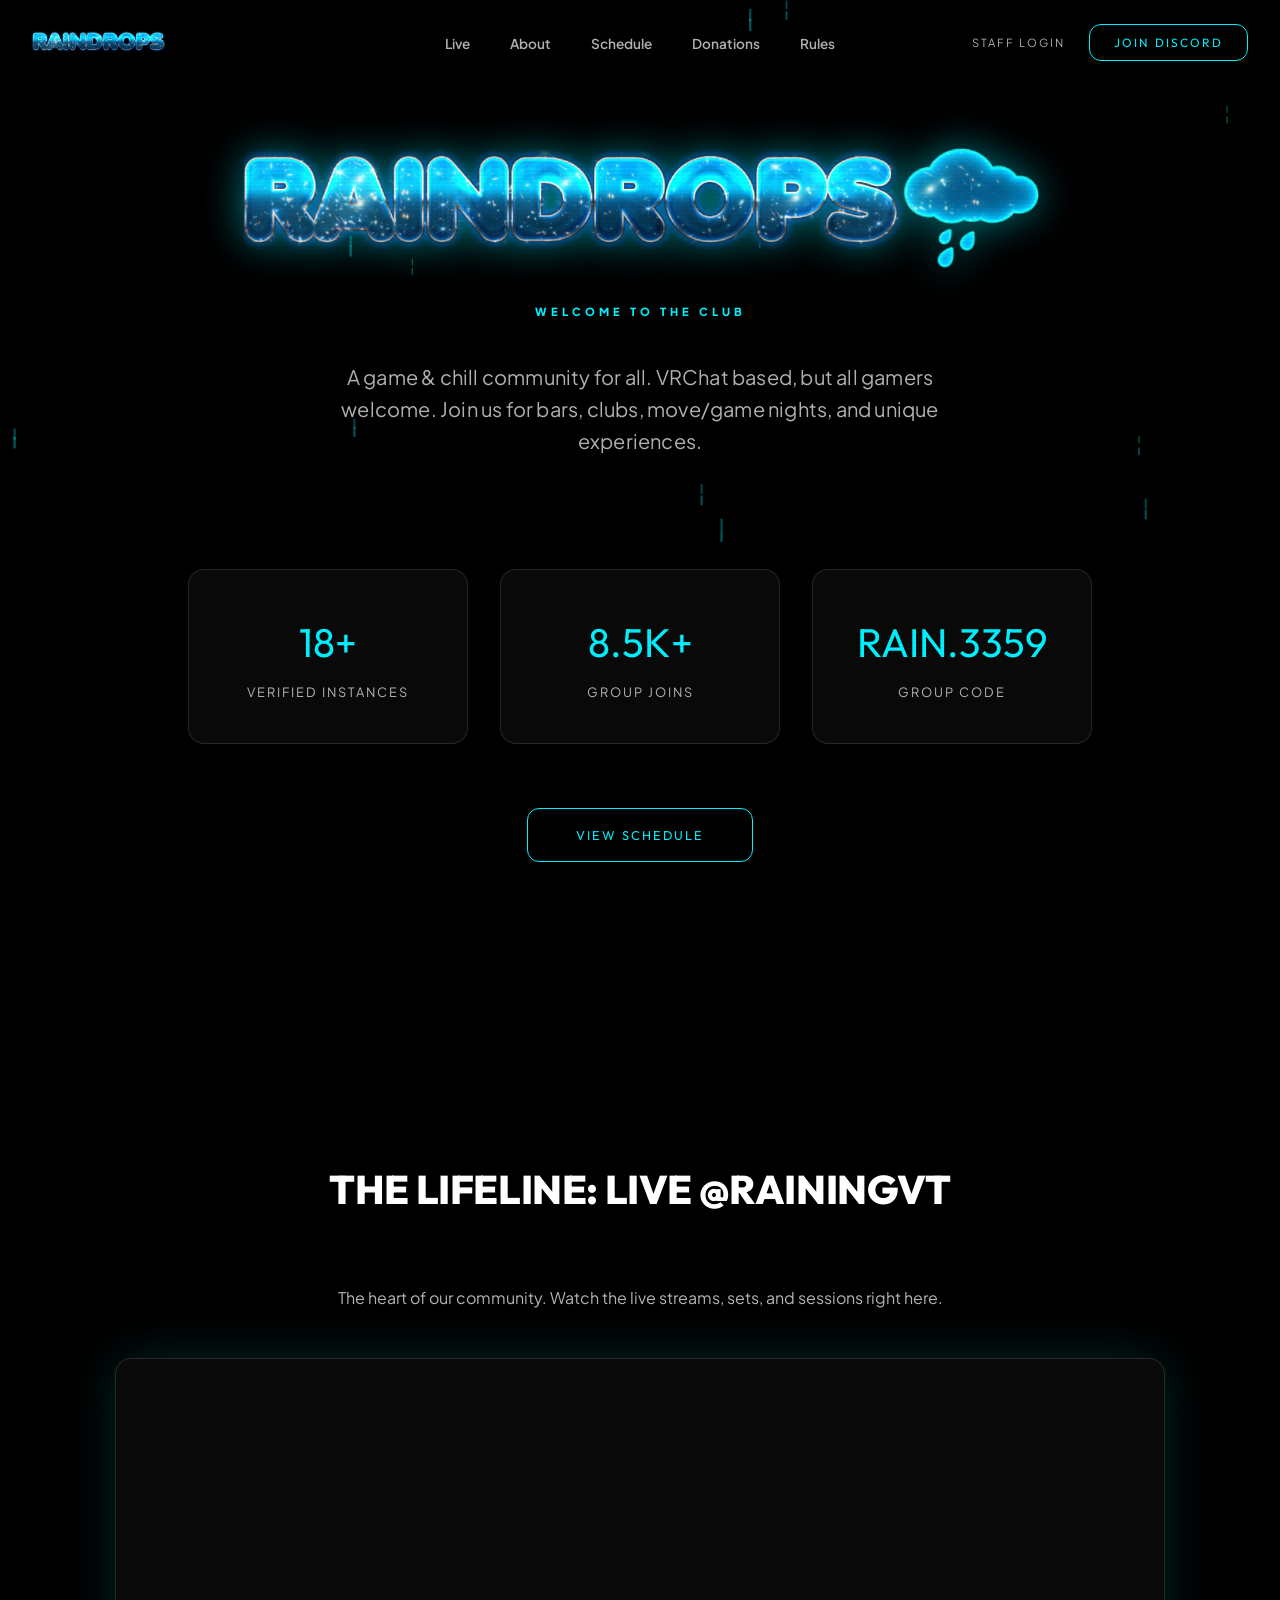
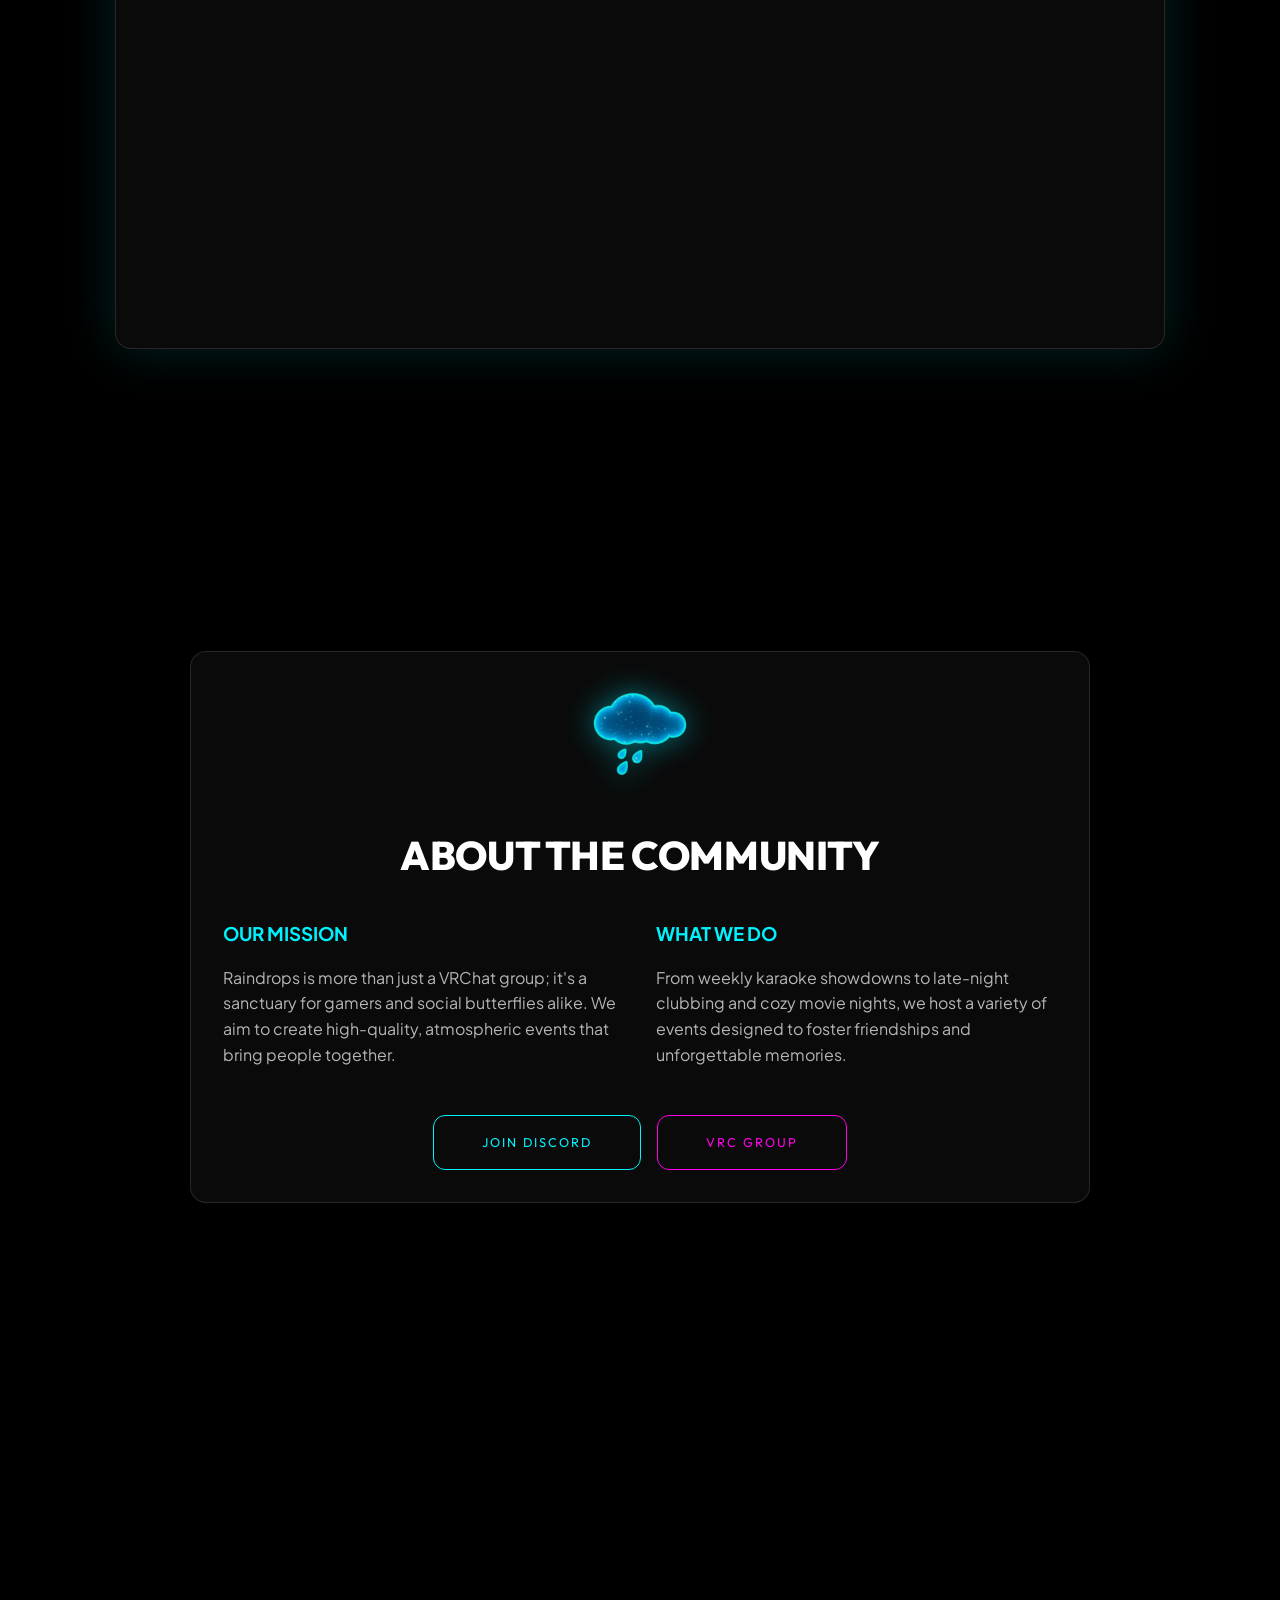
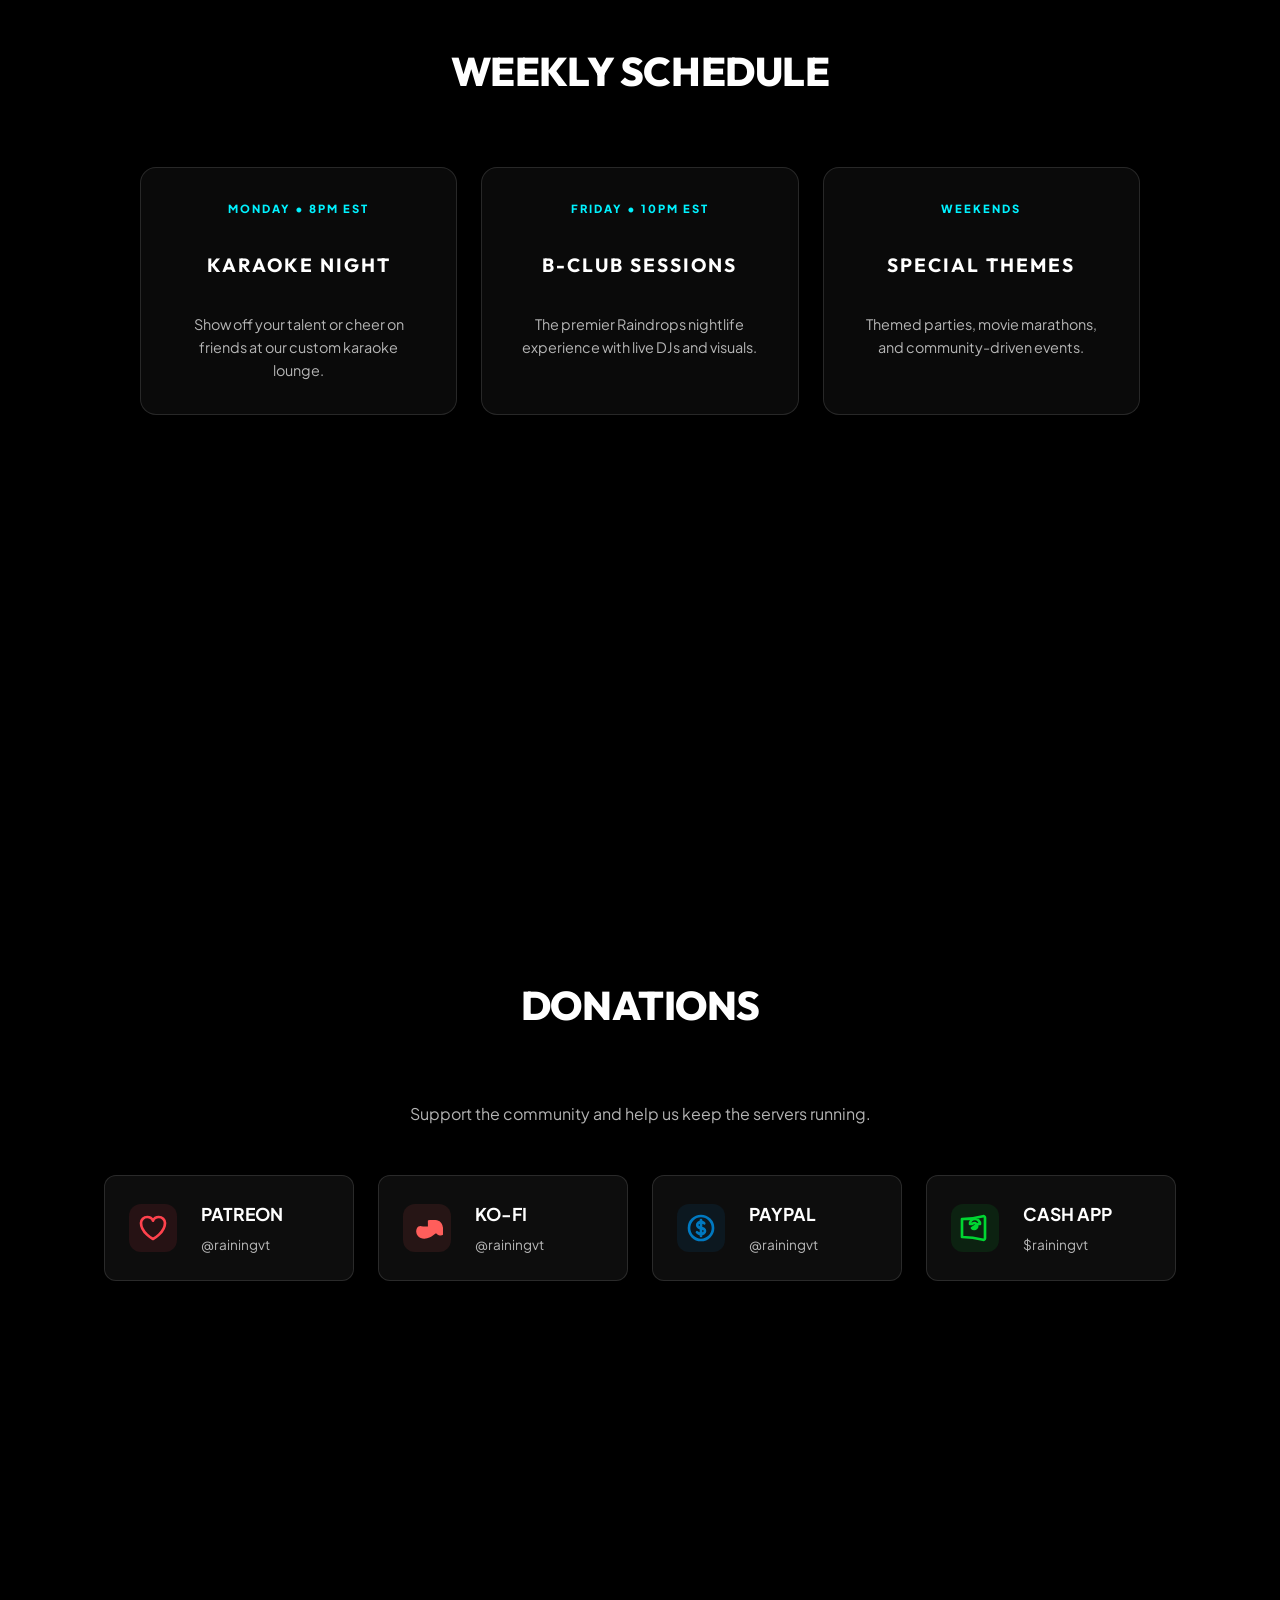
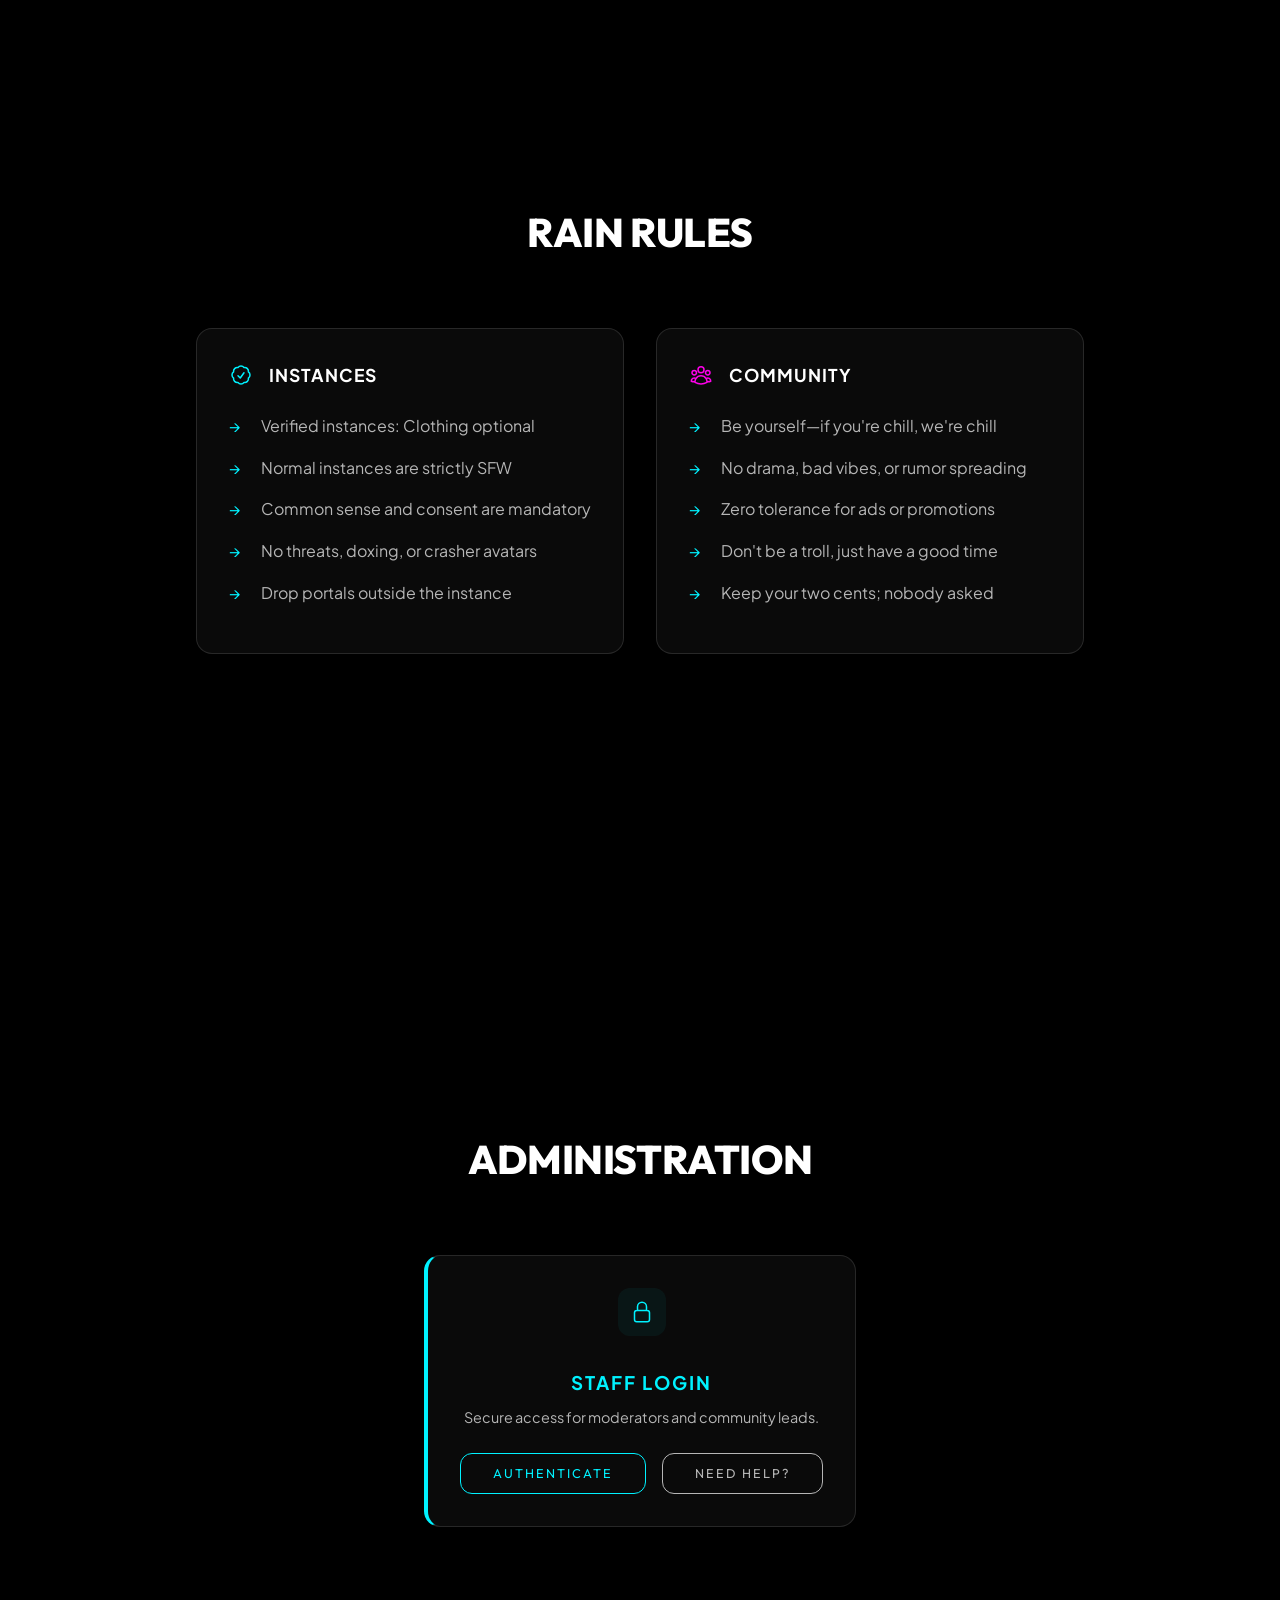
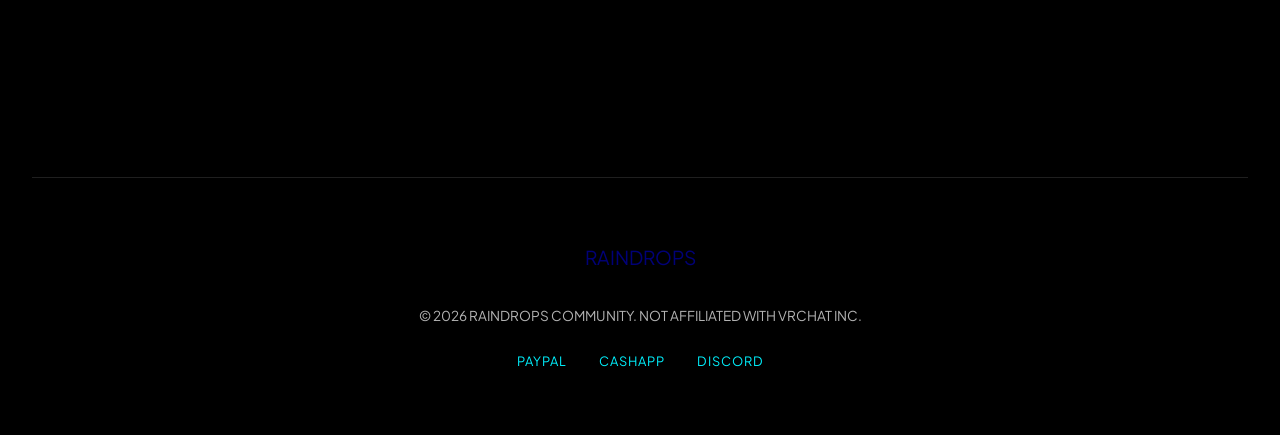
<file: index.html>
<!DOCTYPE html>
<html lang="en">

<head>
    <meta charset="UTF-8">
    <meta name="viewport" content="width=device-width, initial-scale=1.0">
    <title>RAINDROPS | The Ultimate VRChat Gaming Community</title>
    <meta name="description"
        content="A game & chill community for all. Join our VRChat club, karaoke nights, and exclusive events. Experience the best gaming community in VR.">
    <link rel="stylesheet" href="src/css/index.css?v=1.5">
    <link rel="icon" href="assets/logo_icon.png" type="image/png">
    <script src="https://player.twitch.tv/js/embed/v1.js"></script>
</head>

<body>
    <div id="canvas-container">
        <canvas id="canvas-club"></canvas>
    </div>

    <nav id="navbar">
        <a href="#" class="logo">
            <img src="assets/raindrops no cloud.png" alt="RAINDROPS" style="height: 32px; display: block;">
        </a>
        <ul class="nav-links">
            <li><a href="#live">Live</a></li>
            <li><a href="#about">About</a></li>
            <li><a href="#events">Schedule</a></li>
            <li><a href="#donations">Donations</a></li>
            <li><a href="#rules">Rules</a></li>
            <!-- <li><a href="appeal.html">Ban Appeal</a></li> -->
        </ul>
        <div class="nav-actions">
            <a href="staff.html" class="nav-link-small">Staff Login</a>
            <a href="https://discord.gg/raindrop" target="_blank" class="cta-button"
                style="padding: 0.5rem 1.5rem; font-size: 0.75rem;">JOIN DISCORD</a>
        </div>
        <div id="hamburger" class="hamburger">
            <span></span>
            <span></span>
            <span></span>
        </div>
    </nav>

    <div id="mobile-menu" class="mobile-menu">
        <div class="mobile-menu-header">
            <a href="#" class="logo">
                <img src="assets/raindrops no cloud.png" alt="RAINDROPS" style="height: 32px;">
            </a>
            <div id="menu-close" class="menu-close">&times;</div>
        </div>
        <ul class="mobile-nav-links">
            <li><a href="#live">Live</a></li>
            <li><a href="#about">About</a></li>
            <li><a href="#events">Schedule</a></li>
            <li><a href="#donations">Donations</a></li>
            <li><a href="#rules">Rules</a></li>
            <li><a href="staff.html">Staff Login</a></li>
        </ul>
        <div style="padding: 2rem; border-top: 1px solid var(--glass-border); margin-top: auto;">
            <a href="https://discord.gg/raindrop" target="_blank" class="cta-button" style="width: 100%; text-align: center; display: block;">JOIN DISCORD</a>
        </div>
    </div>

    <main class="container">
        <section id="hero">
            <div class="hero-content fade-in">
                <img src="assets/raindrops full logo.png" alt="RAINDROPS"
                    style="width: 100%; max-width: 800px; height: auto; margin-bottom: 1rem;">
                <span id="hero-tag" class="event-tag"
                    style="margin-bottom: 2.5rem; display: block; color: var(--primary); letter-spacing: 4px;">WELCOME
                    TO THE CLUB</span>
                <p id="hero-desc">A game & chill community for all. VRChat based, but all gamers welcome. Join us for
                    bars, clubs,
                    move/game nights, and unique experiences.</p>

                <div class="stats-grid">
                    <div class="stat-item glass">
                        <div class="stat-value">18+</div>
                        <div class="stat-label">Verified Instances</div>
                    </div>
                    <div class="stat-item glass">
                        <div class="stat-value">8.5K+</div>
                        <div class="stat-label">Group Joins</div>
                    </div>
                    <div class="stat-item glass">
                        <div class="stat-value">RAIN.3359</div>
                        <div class="stat-label">Group Code</div>
                    </div>
                </div>

                <div style="margin-top: 4rem;">
                    <a href="#events" class="cta-button">VIEW SCHEDULE</a>
                </div>
            </div>
        </section>

        <section id="live" style="margin-top: 2rem;">
            <div style="text-align: center; margin-bottom: 3rem;">
                <h2 class="section-title">THE LIFELINE: LIVE @RAININGVT</h2>
                <p style="color: var(--text-dim); max-width: 800px; margin: 0 auto;">The heart of our community. Watch the live streams, sets, and sessions right here.</p>
            </div>
            <div class="glass live-player-container">
                <!-- Twitch Embed Container -->
                <div id="twitch-player" style="width: 100%; height: 100%;"></div>
            </div>
        </section>

        <section id="about">
            <div class="glass glass-card"
                style="max-width: 900px; margin: 0 auto; text-align: center; position: relative; overflow: hidden;">
                <img src="assets/just rain cloud.png" alt="Cloud Icon"
                    style="width: 100px; height: auto; margin-bottom: 2rem; opacity: 0.9; filter: drop-shadow(0 0 15px var(--primary-glow));">
                <h2 class="section-title" style="margin-bottom: 2rem;">ABOUT THE COMMUNITY</h2>
                <div
                    style="display: grid; grid-template-columns: repeat(auto-fit, minmax(250px, 1fr)); gap: 2rem; text-align: left; margin-bottom: 3rem;">
                    <div>
                        <h3 id="about-mission-title" style="color: var(--primary); margin-bottom: 1rem;">OUR MISSION
                        </h3>
                        <p id="about-mission-desc" style="color: var(--text-dim); line-height: 1.6;">Raindrops is more
                            than just a VRChat group;
                            it's a sanctuary for gamers and social butterflies alike. We aim to create high-quality,
                            atmospheric events that bring people together.</p>
                    </div>
                    <div>
                        <h3 id="about-what-title" style="color: var(--primary); margin-bottom: 1rem;">WHAT WE DO</h3>
                        <p id="about-what-desc" style="color: var(--text-dim); line-height: 1.6;">From weekly karaoke
                            showdowns to
                            late-night clubbing and cozy movie nights, we host a variety of events designed to foster
                            friendships and unforgettable memories.</p>
                    </div>
                </div>
                <div style="display: flex; gap: 1rem; justify-content: center; flex-wrap: wrap;">
                    <a href="https://discord.gg/raindrop" class="cta-button">JOIN DISCORD</a>
                    <a href="https://vrchat.com/home/group/grp_d49c108b-dcf4-49b5-8efa-5cfce12f6c9c" target="_blank"
                        class="cta-button" style="border-color: var(--secondary); color: var(--secondary);">VRC
                        GROUP</a>
                </div>
            </div>
        </section>

        <section id="events">
            <h2 class="section-title">WEEKLY SCHEDULE</h2>
            <div class="events-grid">
                <div class="event-card glass" style="padding: 2rem; text-align: center;">
                    <span id="event1-tag" class="event-tag"
                        style="color: var(--primary); font-size: 0.7rem; font-weight: 800; letter-spacing: 2px;">MONDAY
                        • 8PM EST</span>
                    <h3 id="event1_title" style="margin: 1rem 0;">KARAOKE NIGHT</h3>
                    <p id="event1-desc" style="color: var(--text-dim); font-size: 0.9rem;">Show off your talent or cheer
                        on friends at
                        our custom karaoke lounge.</p>
                </div>
                <div class="event-card glass" style="padding: 2rem; text-align: center;">
                    <span id="event2-tag" class="event-tag"
                        style="color: var(--primary); font-size: 0.7rem; font-weight: 800; letter-spacing: 2px;">FRIDAY
                        • 10PM EST</span>
                    <h3 id="event2_title" style="margin: 1rem 0;">B-CLUB SESSIONS</h3>
                    <p id="event2-desc" style="color: var(--text-dim); font-size: 0.9rem;">The premier Raindrops
                        nightlife experience
                        with live DJs and visuals.</p>
                </div>
                <div class="event-card glass" style="padding: 2rem; text-align: center;">
                    <span id="event3-tag" class="event-tag"
                        style="color: var(--primary); font-size: 0.7rem; font-weight: 800; letter-spacing: 2px;">WEEKENDS</span>
                    <h3 id="event3_title" style="margin: 1rem 0;">SPECIAL THEMES</h3>
                    <p id="event3-desc" style="color: var(--text-dim); font-size: 0.9rem;">Themed parties, movie
                        marathons, and
                        community-driven events.</p>
                </div>
            </div>
        </section>

        <section id="donations">
            <div style="text-align: center; margin-bottom: 3rem;">
                <h2 class="section-title">DONATIONS</h2>
                <p style="color: var(--text-dim);">Support the community and help us keep the servers running.</p>
            </div>
            <div class="portal-grid">
                <a href="https://patreon.com/rainingvt" target="_blank" class="glass portal-item">
                    <div class="portal-icon" style="background: rgba(255, 66, 77, 0.1);">
                        <svg style="width: 32px; height: 32px; color: #ff424d;" xmlns="http://www.w3.org/2000/svg" fill="none" viewBox="0 0 24 24" stroke-width="2" stroke="currentColor">
                           <path stroke-linecap="round" stroke-linejoin="round" d="M21 8.25c0-2.485-2.099-4.5-4.688-4.5-1.935 0-3.597 1.126-4.312 2.733-.715-1.607-2.377-2.733-4.313-2.733C5.1 3.75 3 5.765 3 8.25c0 7.22 9 12 9 12s9-4.78 9-12z" />
                        </svg>
                    </div>
                    <div>
                        <h3 style="color: var(--text-main); font-size: 1.1rem;">PATREON</h3>
                        <p style="color: var(--text-dim); font-size: 0.85rem; margin-top: 0.4rem;">@rainingvt</p>
                    </div>
                </a>
                <a href="https://ko-fi.com/rainingvt" target="_blank" class="glass portal-item">
                    <div class="portal-icon" style="background: rgba(255, 94, 91, 0.1);">
                        <svg style="width: 32px; height: 32px; color: #ff5e5b;" xmlns="http://www.w3.org/2000/svg" fill="currentColor" viewBox="0 0 24 24">
                            <path d="M23.88 11.48c-.28-3.05-2.43-5.27-5.46-5.44-2.81-.16-5.4.08-5.4.08-.22.02-.38.22-.38.44l.05 4.31s-3.79-.1-5.11-.26c-1.35-.16-2.5.42-3.15 1.57-.45.81-.6 1.83-.5 2.87.2 2.05 1.34 3.7 3.32 4.49 1.95.78 4.67.63 7.02-.55.76-.38 1.48-.84 2.14-1.39l.27-.22 1.46-1.1c.36-.27.81-.22 1.14.07.03.03.07.06.1.1 2.37 1.93 5.4 1.18 5.75-.95.38-2.38-.45-3.69-.95-3.83z" />
                        </svg>
                    </div>
                    <div>
                        <h3 style="color: var(--text-main); font-size: 1.1rem;">KO-FI</h3>
                        <p style="color: var(--text-dim); font-size: 0.85rem; margin-top: 0.4rem;">@rainingvt</p>
                    </div>
                </a>
                <a href="https://paypal.me/rainingvt" target="_blank" class="glass portal-item">
                    <div class="portal-icon" style="background: rgba(0, 121, 193, 0.1);">
                        <svg style="width: 32px; height: 32px; color: #0079C1;" xmlns="http://www.w3.org/2000/svg" fill="none" viewBox="0 0 24 24" stroke-width="2" stroke="currentColor">
                            <path stroke-linecap="round" stroke-linejoin="round" d="M12 6v12m-3-2.818l.879.659c1.171.879 3.07.879 4.242 0 1.172-.879 1.172-2.303 0-3.182C13.536 12.219 12.768 12 12 12c-.725 0-1.45-.22-2.003-.659-1.106-.879-1.106-2.303 0-3.182s2.9-.879 4.006 0l.415.33M21 12a9 9 0 11-18 0 9 9 0 0118 0z" />
                        </svg>
                    </div>
                    <div>
                        <h3 style="color: var(--text-main); font-size: 1.1rem;">PAYPAL</h3>
                        <p style="color: var(--text-dim); font-size: 0.85rem; margin-top: 0.4rem;">@rainingvt</p>
                    </div>
                </a>
                <a href="https://cash.app/$rainingvt" target="_blank" class="glass portal-item">
                    <div class="portal-icon" style="background: rgba(0, 214, 50, 0.1);">
                        <svg style="width: 32px; height: 32px; color: #00D632;" xmlns="http://www.w3.org/2000/svg" fill="none" viewBox="0 0 24 24" stroke-width="2" stroke="currentColor">
                            <path stroke-linecap="round" stroke-linejoin="round" d="M2.25 18.75a60.07 60.07 0 0115.797 2.101c.727.198 1.453-.342 1.453-1.096V4.245c0-.754-.726-1.294-1.453-1.096A60.07 60.07 0 012.25 5.25v13.5zm7.5-6.75A2.25 2.25 0 109.75 9h-1.5a3.75 3.75 0 117.5 0h-1.5z" />
                        </svg>
                    </div>
                    <div>
                        <h3 style="color: var(--text-main); font-size: 1.1rem;">CASH APP</h3>
                        <p style="color: var(--text-dim); font-size: 0.85rem; margin-top: 0.4rem;">$rainingvt</p>
                    </div>
                </a>
            </div>
        </section>

        <section id="rules">
            <h2 class="section-title">RAIN RULES</h2>
            <div class="rules-grid">
                <div class="glass glass-card">
                    <div style="display: flex; align-items: center; gap: 1rem; margin-bottom: 1.5rem;">
                        <svg style="width: 24px; color: var(--primary);" xmlns="http://www.w3.org/2000/svg" fill="none"
                            viewBox="0 0 24 24" stroke-width="1.5" stroke="currentColor">
                            <path stroke-linecap="round" stroke-linejoin="round"
                                d="M9 12.75L11.25 15 15 9.75M21 12c0 1.268-.63 2.39-1.593 3.068a3.745 3.745 0 01-1.043 3.296 3.745 3.745 0 01-3.296 1.043A3.745 3.745 0 0112 21a3.745 3.745 0 01-3.068-1.593 3.746 3.746 0 01-3.296-1.043 3.745 3.745 0 01-1.043-3.296A3.745 3.745 0 013 12c0-1.268.63-2.39 1.593-3.068a3.745 3.745 0 011.043-3.296 3.746 3.746 0 013.296-1.043A3.746 3.746 0 0112 3c1.268 0 2.39.63 3.068 1.593a3.746 3.746 0 013.296 1.043 3.746 3.746 0 011.043 3.296A3.745 3.745 0 0121 12z" />
                        </svg>
                        <h3 id="rules-group1-title" style="font-size: 1.1rem; letter-spacing: 1px;">INSTANCES</h3>
                    </div>
                    <ul id="rules-group1-list" class="rules-list">
                        <li>Verified instances: Clothing optional</li>
                        <li>Normal instances are strictly SFW</li>
                        <li>Common sense and consent are mandatory</li>
                        <li>No threats, doxing, or crasher avatars</li>
                        <li>Drop portals outside the instance</li>
                    </ul>
                </div>
                <div class="glass glass-card">
                    <div style="display: flex; align-items: center; gap: 1rem; margin-bottom: 1.5rem;">
                        <svg style="width: 24px; color: var(--secondary);" xmlns="http://www.w3.org/2000/svg"
                            fill="none" viewBox="0 0 24 24" stroke-width="1.5" stroke="currentColor">
                            <path stroke-linecap="round" stroke-linejoin="round"
                                d="M18 18.72a9.094 9.094 0 003.741-.479 3 3 0 00-4.682-2.72m.94 3.198l.001.031c0 .225-.012.447-.037.666A11.944 11.944 0 0112 21c-2.17 0-4.207-.576-5.963-1.584A6.062 6.062 0 016 18.719m12 0a5.971 5.971 0 00-.941-3.197m0 0A5.995 5.995 0 0012 12.75a5.995 5.995 0 00-5.058 2.772m0 0a3 3 0 00-4.681 2.72 8.986 8.986 0 003.74.477m.94-3.197a5.971 5.971 0 00-.94 3.197M15 6.75a3 3 0 11-6 0 3 3 0 016 0zm6 3a2.25 2.25 0 11-4.5 0 2.25 2.25 0 014.5 0zm-13.5 0a2.25 2.25 0 11-4.5 0 2.25 2.25 0 014.5 0z" />
                        </svg>
                        <h3 id="rules-group2-title" style="font-size: 1.1rem; letter-spacing: 1px;">COMMUNITY</h3>
                    </div>
                    <ul id="rules-group2-list" class="rules-list">
                        <li>Be yourself—if you're chill, we're chill</li>
                        <li>No drama, bad vibes, or rumor spreading</li>
                        <li>Zero tolerance for ads or promotions</li>
                        <li>Don't be a troll, just have a good time</li>
                        <li>Keep your two cents; nobody asked</li>
                    </ul>
                </div>
            </div>
        </section>

        <section id="staff">
            <h2 class="section-title">ADMINISTRATION</h2>
            <div class="glass glass-card"
                style="max-width: 600px; margin: 0 auto; border-left: 4px solid var(--primary); text-align: center;">
                <div style="display: flex; flex-direction: column; gap: 1.5rem; align-items: center;">
                    <div class="portal-icon" style="margin-bottom: 0.5rem; background: rgba(0,242,255,0.05);">
                        <svg xmlns="http://www.w3.org/2000/svg" fill="none" viewBox="0 0 24 24" stroke-width="1.5"
                            stroke="currentColor">
                            <path stroke-linecap="round" stroke-linejoin="round"
                                d="M16.5 10.5V6.75a4.5 4.5 0 10-9 0v3.75m-.75 11.25h10.5a2.25 2.25 0 002.25-2.25v-6.75a2.25 2.25 0 00-2.25-2.25H6.75a2.25 2.25 0 00-2.25 2.25v6.75a2.25 2.25 0 002.25 2.25z" />
                        </svg>
                    </div>
                    <div>
                        <h3 style="color: var(--primary); letter-spacing: 2px; font-weight: 700;">STAFF LOGIN</h3>
                        <p style="color: var(--text-dim); margin-top: 0.5rem; font-size: 0.9rem;">Secure access for
                            moderators and community leads.</p>
                    </div>
                    <div style="display: flex; gap: 1rem; flex-wrap: wrap; justify-content: center;">
                        <a href="staff.html" class="cta-button" style="padding: 0.6rem 2rem;">AUTHENTICATE</a>
                        <a href="https://discord.gg/raindrop" class="cta-button"
                            style="padding: 0.6rem 2rem; border-color: var(--text-dim); color: var(--text-dim);">NEED
                            HELP?</a>
                    </div>
                </div>
            </div>
        </section>

        <footer
            style="padding: 4rem 0; text-align: center; color: var(--text-dim); border-top: 1px solid var(--glass-border);">
            <div style="margin-bottom: 2rem;">
                <a href="#" class="logo" style="font-size: 1.2rem; opacity: 0.5;">RAINDROPS</a>
            </div>
            <p style="font-size: 0.85rem;">&copy; 2026 RAINDROPS COMMUNITY. NOT AFFILIATED WITH VRCHAT INC.</p>
            <div style="margin-top: 1.5rem; display: flex; justify-content: center; gap: 2rem;">
                <a href="https://paypal.me/rainingvt"
                    style="color: var(--primary); text-decoration: none; font-size: 0.8rem; letter-spacing: 1px;">PAYPAL</a>
                <a href="https://cash.app/$rainingvt"
                    style="color: var(--primary); text-decoration: none; font-size: 0.8rem; letter-spacing: 1px;">CASHAPP</a>
                <a href="https://discord.gg/raindrop"
                    style="color: var(--primary); text-decoration: none; font-size: 0.8rem; letter-spacing: 1px;">DISCORD</a>
            </div>
        </footer>
    </main>

    <script src="src/js/index.js?v=1.5"></script>
    <script>
        // Initialize Twitch Player
        var options = {
            width: '100%',
            height: '100%',
            channel: "rainingvt",
            parent: ["raindrops.me", "www.raindrops.me", "raindrops-production.up.railway.app", "localhost"],
            autoplay: true,
            muted: false // Start unmuted
        };
        var player = new Twitch.Player("twitch-player", options);
        player.addEventListener(Twitch.Player.READY, function() {
            player.setVolume(0.1); // Set volume to 10%
        });

        // Load live content from backend
        fetch('src/php/get_public_content.php')
            .then(res => res.json())
            .then(data => {
                if (data.hero_tag) document.getElementById('hero-tag').innerText = data.hero_tag;
                if (data.hero_desc) document.getElementById('hero-desc').innerText = data.hero_desc;

                if (data.about_mission_title) document.getElementById('about-mission-title').innerText = data.about_mission_title;
                if (data.about_mission_desc) document.getElementById('about-mission-desc').innerText = data.about_mission_desc;
                if (data.about_what_title) document.getElementById('about-what-title').innerText = data.about_what_title;
                if (data.about_what_desc) document.getElementById('about-what-desc').innerText = data.about_what_desc;

                if (data.event1_tag) document.getElementById('event1-tag').innerText = data.event1_tag;
                if (data.event1_title) document.getElementById('event1_title').innerText = data.event1_title;
                if (data.event1_desc) document.getElementById('event1-desc').innerText = data.event1_desc;

                if (data.event2_tag) document.getElementById('event2-tag').innerText = data.event2_tag;
                if (data.event2_title) document.getElementById('event2_title').innerText = data.event2_title;
                if (data.event2_desc) document.getElementById('event2-desc').innerText = data.event2_desc;

                if (data.event3_tag) document.getElementById('event3-tag').innerText = data.event3_tag;
                if (data.event3_title) document.getElementById('event3_title').innerText = data.event3_title;
                if (data.event3_desc) document.getElementById('event3-desc').innerText = data.event3_desc;

                if (data.rules_group1_title) document.getElementById('rules-group1-title').innerText = data.rules_group1_title;
                if (data.rules_group1_list) {
                    const list = document.getElementById('rules-group1-list');
                    list.innerHTML = data.rules_group1_list.split('\n').map(item => item.trim() ? `<li>${item.trim()}</li>` : '').join('');
                }

                if (data.rules_group2_title) document.getElementById('rules-group2-title').innerText = data.rules_group2_title;
                if (data.rules_group2_list) {
                    const list = document.getElementById('rules-group2-list');
                    list.innerHTML = data.rules_group2_list.split('\n').map(item => item.trim() ? `<li>${item.trim()}</li>` : '').join('');
                }
            })
            .catch(err => console.error("Error loading dynamic content:", err));
    </script>
</body>

</html>
</file>
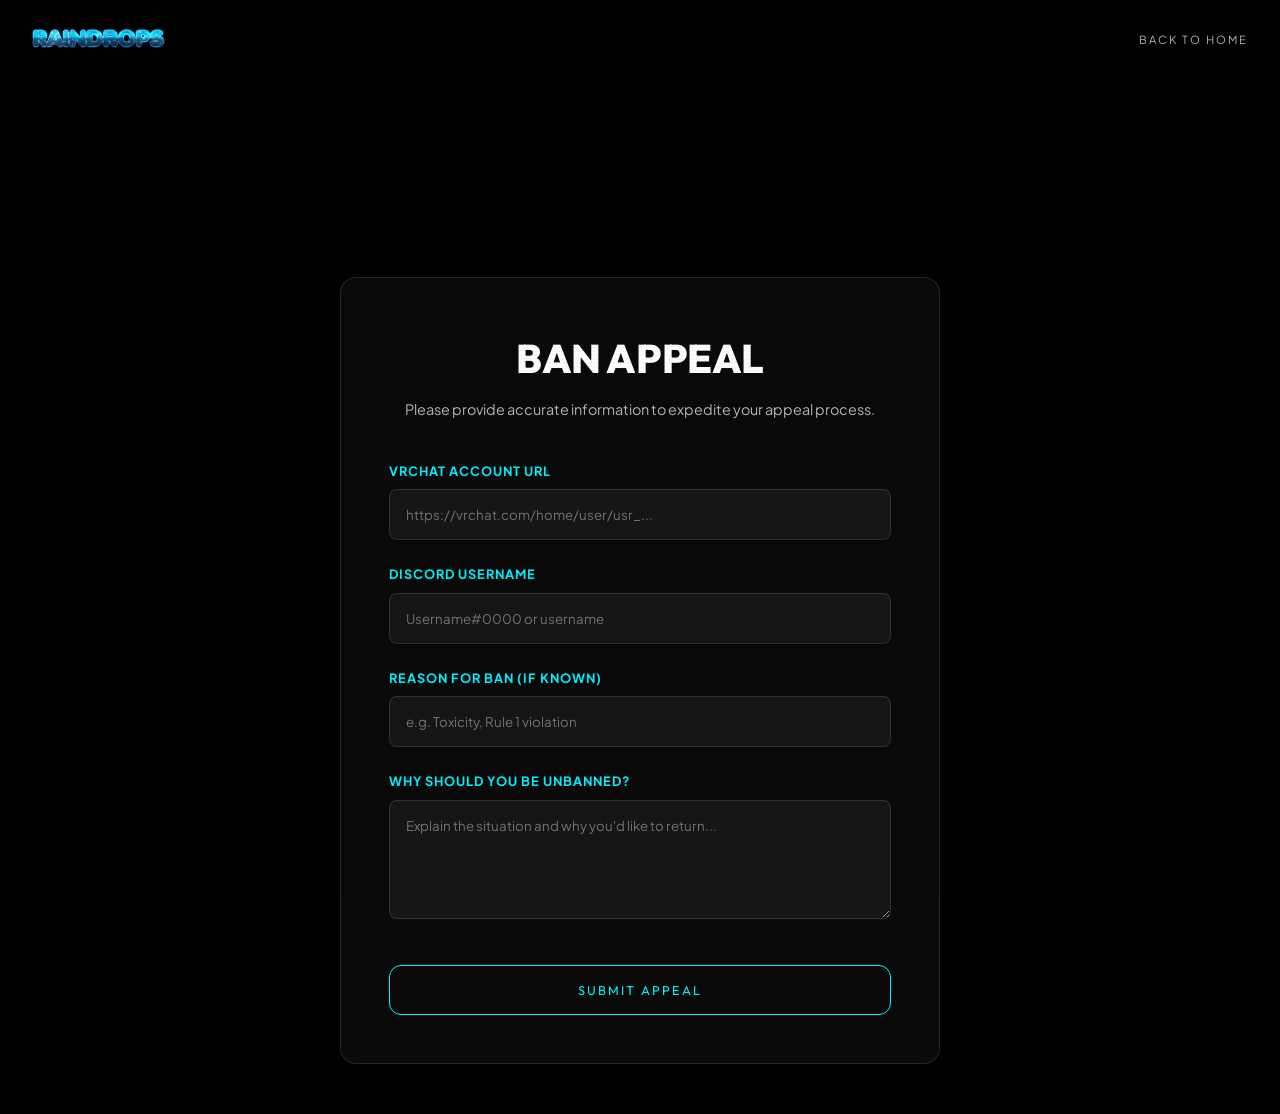
<file: appeal.html>
<!DOCTYPE html>
<html lang="en">

<head>
    <meta charset="UTF-8">
    <meta name="viewport" content="width=device-width, initial-scale=1.0">
    <title>RAINDROPS | Ban Appeal</title>
    <link rel="stylesheet" href="src/css/index.css">
    <link rel="icon" href="assets/logo_icon.png" type="image/png">
    <style>
        .appeal-container {
            padding-top: 120px;
            min-height: 100vh;
            display: flex;
            justify-content: center;
            align-items: center;
            padding-bottom: 50px;
        }

        .appeal-form {
            width: 100%;
            max-width: 600px;
            padding: 3rem;
        }

        .form-group {
            margin-bottom: 1.5rem;
        }

        .form-group label {
            display: block;
            margin-bottom: 0.5rem;
            color: var(--primary);
            font-size: 0.8rem;
            font-weight: 700;
            letter-spacing: 1px;
            text-transform: uppercase;
        }

        .form-group input,
        .form-group textarea {
            width: 100%;
            background: rgba(255, 255, 255, 0.05);
            border: 1px solid var(--glass-border);
            border-radius: 8px;
            padding: 1rem;
            color: var(--text-main);
            font-family: 'Plus Jakarta Sans', sans-serif;
            transition: all 0.3s ease;
        }

        .form-group input:focus,
        .form-group textarea:focus {
            outline: none;
            border-color: var(--primary);
            background: rgba(255, 255, 255, 0.1);
            box-shadow: 0 0 15px rgba(0, 191, 191, 0.2);
        }

        .submit-btn {
            width: 100%;
            margin-top: 1rem;
        }

        .success-overlay {
            position: fixed;
            top: 0;
            left: 0;
            width: 100%;
            height: 100%;
            background: rgba(0, 0, 0, 0.9);
            display: none;
            flex-direction: column;
            justify-content: center;
            align-items: center;
            z-index: 1000;
            backdrop-filter: blur(10px);
        }

        .ticket-number {
            font-family: var(--font-head);
            font-size: 2rem;
            color: var(--primary);
            margin: 1rem 0;
            text-shadow: 0 0 20px var(--primary-glow);
        }
    </style>
</head>

<body class="scanlines">
    <canvas id="rainCanvas"></canvas>

    <nav id="navbar">
        <a href="index.html" class="logo">
            <img src="assets/raindrops no cloud.png" alt="RAINDROPS" style="height: 32px; display: block;">
        </a>
        <div class="nav-actions">
            <a href="index.html" class="nav-link-small">Back to Home</a>
        </div>
    </nav>

    <div class="appeal-container container">
        <div class="glass appeal-form fade-in">
            <h2 class="section-title" style="margin-bottom: 0.5rem;">BAN APPEAL</h2>
            <p style="text-align: center; color: var(--text-dim); margin-bottom: 2.5rem; font-size: 0.9rem;">
                Please provide accurate information to expedite your appeal process.
            </p>

            <form id="appealForm">
                <div class="form-group">
                    <label>VRChat Account URL</label>
                    <input type="url" id="vrc_url" placeholder="https://vrchat.com/home/user/usr_..." required>
                </div>

                <div class="form-group">
                    <label>Discord Username</label>
                    <input type="text" id="discord_name" placeholder="Username#0000 or username" required>
                </div>

                <div class="form-group">
                    <label>Reason for Ban (If known)</label>
                    <input type="text" id="ban_reason" placeholder="e.g. Toxicity, Rule 1 violation" required>
                </div>

                <div class="form-group">
                    <label>Why should you be unbanned?</label>
                    <textarea id="appeal_message" rows="5"
                        placeholder="Explain the situation and why you'd like to return..." required></textarea>
                </div>

                <button type="submit" class="cta-button submit-btn">SUBMIT APPEAL</button>
            </form>
        </div>
    </div>

    <!-- Success Modal -->
    <div id="successModal" class="success-overlay">
        <div class="glass" style="padding: 3rem; text-align: center; max-width: 500px; border-radius: 20px;">
            <svg style="width: 64px; height: 64px; color: var(--primary); margin-bottom: 1.5rem;" fill="none"
                stroke="currentColor" viewBox="0 0 24 24">
                <path stroke-linecap="round" stroke-linejoin="round" stroke-width="2"
                    d="M9 12l2 2 4-4m6 2a9 9 0 11-18 0 9 9 0 0118 0z"></path>
            </svg>
            <h2 class="section-title" style="margin-bottom: 1rem;">APPEAL SUBMITTED</h2>
            <p style="color: var(--text-dim);">Your appeal has been received. Please save your ticket number for
                reference:</p>
            <div id="ticketDisplay" class="ticket-number">#RN-0000</div>
            <p style="color: var(--text-dim); font-size: 0.8rem; margin-top: 2rem;">Our staff will review your case.
                Check your Discord DM for updates.</p>
            <a href="index.html" class="cta-button" style="margin-top: 2rem; padding: 0.8rem 2rem;">RETURN HOME</a>
        </div>
    </div>

    <script src="src/js/index.js"></script>
    <script>
        document.getElementById('appealForm').addEventListener('submit', function (e) {
            e.preventDefault();

            const btn = e.target.querySelector('button');
            const originalText = btn.innerText;
            btn.innerText = 'PROCESSING...';
            btn.disabled = true;

            // Generate ticket ID
            const ticketId = 'RN-' + Math.random().toString(36).substr(2, 6).toUpperCase();

            // Collect data
            const formData = {
                ticket: ticketId,
                vrc: document.getElementById('vrc_url').value,
                discord: document.getElementById('discord_name').value,
                reason: document.getElementById('ban_reason').value,
                message: document.getElementById('appeal_message').value
            };

            // Send to PHP Backend
            fetch('src/php/submit_appeal.php', {
                method: 'POST',
                headers: { 'Content-Type': 'application/json' },
                body: JSON.stringify(formData)
            })
                .then(response => response.json())
                .then(data => {
                    if (data.status === 'success') {
                        // Show success modal
                        document.getElementById('ticketDisplay').innerText = "#" + ticketId;
                        document.getElementById('successModal').style.display = 'flex';
                    } else {
                        alert('Error: ' + (data.error || 'Submission failed'));
                    }
                })
                .catch(err => {
                    console.error("Submission error:", err);
                    alert('Connection error. Please try again later.');
                })
                .finally(() => {
                    btn.innerText = originalText;
                    btn.disabled = false;
                });
        });
    </script>
</body>

</html>
</file>
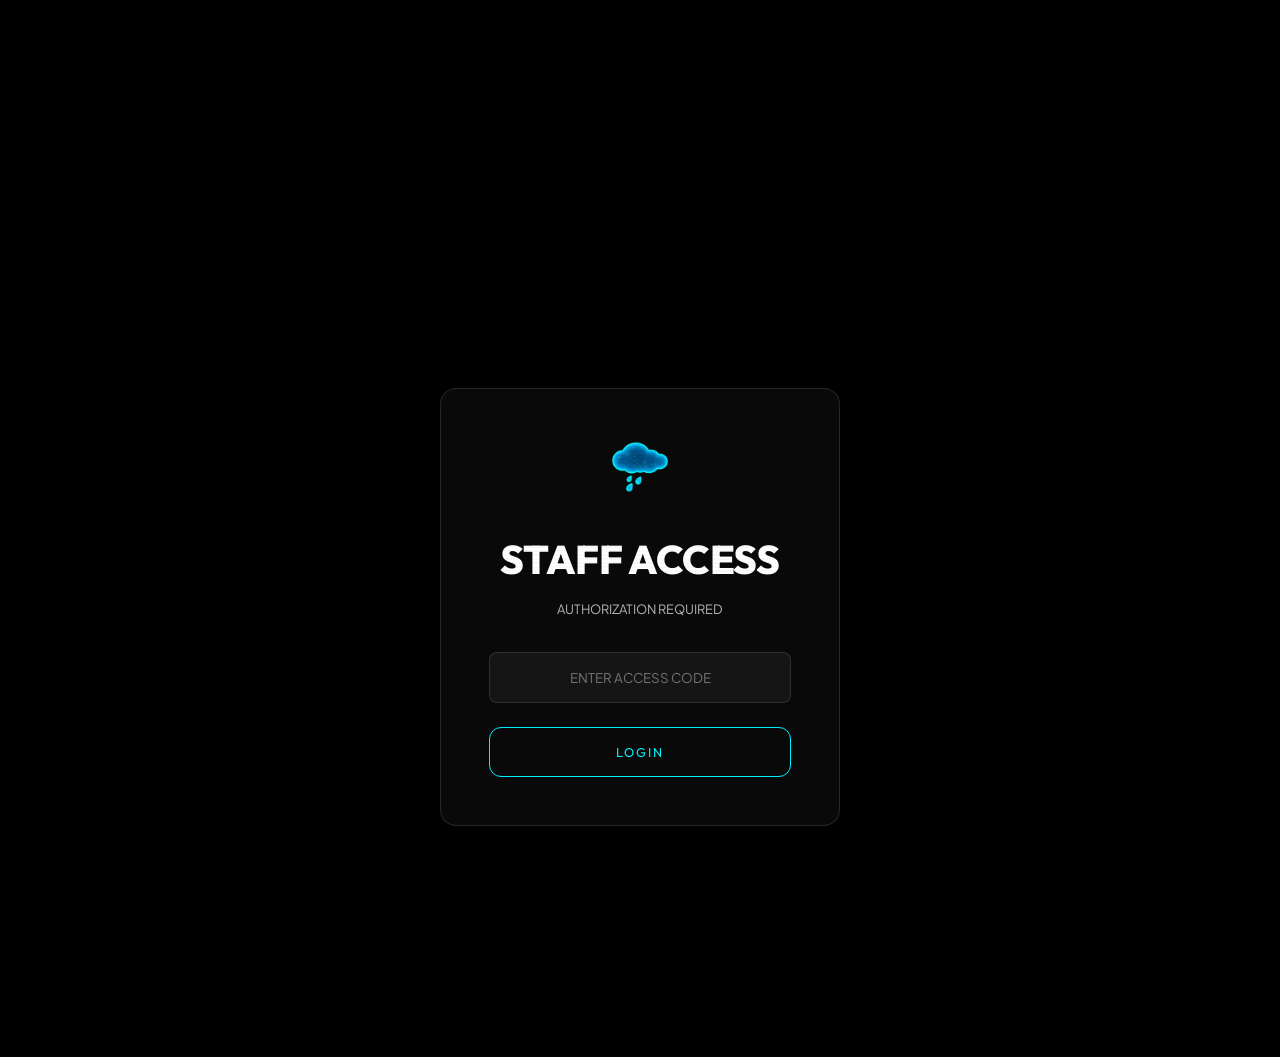
<file: staff.html>
<!DOCTYPE html>
<html lang="en">

<head>
    <meta charset="UTF-8">
    <meta name="viewport" content="width=device-width, initial-scale=1.0">
    <title>RAINDROPS | Staff Portal</title>
    <link rel="stylesheet" href="src/css/index.css">
    <link rel="icon" href="assets/logo_icon.png" type="image/png">
    <style>
        .staff-login {
            min-height: 100vh;
            display: flex;
            justify-content: center;
            align-items: center;
            z-index: 10;
        }

        .login-card {
            width: 100%;
            max-width: 400px;
            padding: 3rem;
            text-align: center;
        }

        .staff-dashboard {
            display: none;
            padding-top: 120px;
            min-height: 100vh;
        }

        .grid-dashboard {
            display: grid;
            grid-template-columns: repeat(auto-fit, minmax(280px, 1fr));
            gap: 2rem;
            margin-top: 3rem;
        }

        .dashboard-item {
            padding: 2rem;
            text-align: center;
            transition: all 0.3s ease;
            text-decoration: none;
            display: block;
            cursor: pointer;
        }

        .dashboard-item:hover {
            transform: translateY(-5px);
            border-color: var(--primary);
            box-shadow: 0 0 20px rgba(0, 191, 191, 0.2);
        }

        .dashboard-item span {
            display: block;
            color: var(--primary);
            font-size: 0.7rem;
            font-weight: 800;
            letter-spacing: 2px;
            margin-bottom: 0.5rem;
        }

        .login-input {
            width: 100%;
            background: rgba(255, 255, 255, 0.05);
            border: 1px solid var(--glass-border);
            border-radius: 8px;
            padding: 1rem;
            color: var(--text-main);
            margin-bottom: 1.5rem;
            text-align: center;
            font-family: inherit;
        }

        .admin-section {
            display: none;
            margin-top: 2rem;
            animation: fadeIn 0.4s ease;
        }

        .appeals-table-container {
            overflow-x: auto;
        }

        .appeals-table {
            width: 100%;
            border-collapse: collapse;
            font-size: 0.85rem;
            text-align: left;
        }

        .appeals-table th {
            color: var(--primary);
            padding: 1rem;
            border-bottom: 2px solid var(--glass-border);
            text-transform: uppercase;
            letter-spacing: 1px;
        }

        .appeals-table td {
            padding: 1rem;
            border-bottom: 1px solid var(--glass-border);
            color: var(--text-dim);
        }

        .settings-form {
            max-width: 600px;
            margin: 0 auto;
            padding: 2.5rem;
        }

        @keyframes fadeIn {
            from {
                opacity: 0;
                transform: translateY(10px);
            }

            to {
                opacity: 1;
                transform: translateY(0);
            }
        }
    </style>
</head>

<body class="scanlines">
    <canvas id="rainCanvas"></canvas>

    <!-- Login Screen -->
    <div id="loginScreen" class="staff-login container">
        <div class="glass login-card fade-in">
            <img src="assets/just rain cloud.png" alt="Cloud" style="width: 60px; margin-bottom: 1.5rem;">
            <h2 class="section-title" style="margin-bottom: 0.5rem;">STAFF ACCESS</h2>
            <p style="color: var(--text-dim); font-size: 0.8rem; margin-bottom: 2rem;">AUTHORIZATION REQUIRED</p>
            <input type="password" id="staffPass" class="login-input" placeholder="ENTER ACCESS CODE">
            <button onclick="checkAuth()" class="cta-button" style="width: 100%;">LOGIN</button>
            <p id="errorMsg" style="color: #ff4444; font-size: 0.75rem; margin-top: 1rem; display: none;">ACCESS DENIED:
                INVALID CODE</p>
        </div>
    </div>

    <!-- Dashboard Screen -->
    <div id="staffContent" class="staff-dashboard container">
        <nav id="navbar">
            <a href="index.html" class="logo">
                <img src="assets/raindrops no cloud.png" alt="RAINDROPS" style="height: 32px; display: block;">
            </a>
            <div class="nav-actions">
                <span style="color: var(--primary); font-size: 0.75rem; font-weight: 800;">ADMIN_ACTIVE</span>
                <a href="#" onclick="logout()" class="nav-link-small">Logout</a>
            </div>
        </nav>

        <div id="dashboardView" class="fade-in">
            <h2 class="section-title">COMMAND CENTER</h2>
            <p style="text-align: center; color: var(--text-dim);">Raindrops Staff Oversight & Management</p>

            <div id="mainDashboard" class="grid-dashboard">
                <div onclick="viewAppeals()" class="glass dashboard-item">
                    <span>ACTION required</span>
                    <h3>REVIEW APPEALS</h3>
                    <p style="font-size: 0.85rem; color: var(--text-dim); margin-top: 0.5rem;">Access the logged
                        submissions to process tickets.</p>
                </div>

                <div onclick="viewSettings()" class="glass dashboard-item">
                    <span>System config</span>
                    <h3>SERVER SETTINGS</h3>
                    <p style="font-size: 0.85rem; color: var(--text-dim); margin-top: 0.5rem;">Manage webhooks and
                        community notifications.</p>
                </div>

                <div onclick="viewCMS()" class="glass dashboard-item">
                    <span>Content editor</span>
                    <h3>WEBSITE CMS</h3>
                    <p style="font-size: 0.85rem; color: var(--text-dim); margin-top: 0.5rem;">Change hero text, about
                        sections, and schedules.</p>
                </div>

                <a href="https://vrchat.com/home/group/grp_77f8d8b8-dcfb-4b61-b065-d6d4d2bbbaa3" target="_blank"
                    class="glass dashboard-item">
                    <span>VRChat api</span>
                    <h3>GROUP ADMIN</h3>
                    <p style="font-size: 0.85rem; color: var(--text-dim); margin-top: 0.5rem;">Manage members, roles,
                        and instances on VRChat.</p>
                </a>
            </div>
        </div>

        <!-- Appeals Review Section -->
        <div id="appealsSection" class="admin-section">
            <div style="display: flex; justify-content: space-between; align-items: center; margin-bottom: 2rem;">
                <h3 style="color: var(--primary); letter-spacing: 2px;">ACTIVE TICKETS</h3>
                <button onclick="hideSection()" class="nav-link-small"
                    style="background: none; border: none; cursor: pointer; color: var(--primary);">← Back to
                    Dash</button>
            </div>
            <div class="glass appeals-table-container"
                style="padding: 1.5rem; border-radius: 12px; border: 1px solid var(--glass-border);">
                <table class="appeals-table">
                    <thead>
                        <tr>
                            <th>Ticket</th>
                            <th>VRChat Profile</th>
                            <th>Discord</th>
                            <th>Reason</th>
                            <th>Statement</th>
                            <th>Date Received</th>
                        </tr>
                    </thead>
                    <tbody id="appealsBody"></tbody>
                </table>
            </div>
        </div>

        <!-- CMS Section -->
        <div id="cmsSection" class="admin-section">
            <div style="display: flex; justify-content: space-between; align-items: center; margin-bottom: 2rem;">
                <h3 style="color: var(--primary); letter-spacing: 2px;">WEBSITE CONTENT MANAGER</h3>
                <button onclick="hideSection()" class="nav-link-small"
                    style="background: none; border: none; cursor: pointer; color: var(--primary);">← Back to
                    Dash</button>
            </div>

            <div class="glass"
                style="padding: 2.5rem; border-radius: 12px; border: 1px solid var(--glass-border); max-width: 800px; margin: 0 auto;">
                <!-- Hero -->
                <h4
                    style="color: var(--primary); margin-bottom: 1.5rem; font-size: 0.9rem; border-bottom: 2px solid var(--primary); padding-bottom: 0.5rem; display: flex; align-items: center; gap: 0.5rem;">
                    <svg style="width:16px;" fill="none" stroke="currentColor" viewBox="0 0 24 24">
                        <path d="M13 10V3L4 14h7v7l9-11h-7z" stroke-width="2" stroke-linecap="round"
                            stroke-linejoin="round" />
                    </svg>
                    HERO SECTION (TOP OF PAGE)
                </h4>
                <div class="form-group" style="margin-bottom: 2rem;">
                    <label
                        style="display:block; font-size: 0.75rem; color: var(--primary); font-weight: 800; margin-bottom: 0.5rem;">HERO
                        TAGLINE</label>
                    <p id="ref-hero_tag"
                        style="font-size: 0.7rem; color: var(--text-dim); margin-bottom: 0.5rem; padding-left: 0.5rem; border-left: 2px solid var(--glass-border);">
                        Current: Loading...</p>
                    <input type="text" id="cms-hero_tag" class="login-input"
                        style="text-align: left; background: rgba(255,255,255,0.08);">
                </div>
                <div class="form-group" style="margin-bottom: 2rem;">
                    <label
                        style="display:block; font-size: 0.75rem; color: var(--primary); font-weight: 800; margin-bottom: 0.5rem;">HERO
                        DESCRIPTION</label>
                    <p id="ref-hero_desc"
                        style="font-size: 0.7rem; color: var(--text-dim); margin-bottom: 0.5rem; padding-left: 0.5rem; border-left: 2px solid var(--glass-border);">
                        Current: Loading...</p>
                    <textarea id="cms-hero_desc" class="login-input"
                        style="text-align: left; height: 100px; background: rgba(255,255,255,0.08);"></textarea>
                </div>

                <!-- About -->
                <h4
                    style="color: var(--primary); margin-top: 3rem; margin-bottom: 1.5rem; font-size: 0.9rem; border-bottom: 2px solid var(--primary); padding-bottom: 0.5rem; display: flex; align-items: center; gap: 0.5rem;">
                    <svg style="width:16px;" fill="none" stroke="currentColor" viewBox="0 0 24 24">
                        <path d="M13 16h-1v-4h-1m1-4h.01M21 12a9 9 0 11-18 0 9 9 0 0118 0z" stroke-width="2"
                            stroke-linecap="round" stroke-linejoin="round" />
                    </svg>
                    ABOUT SECTION
                </h4>
                <div style="display: grid; grid-template-columns: 1fr 1fr; gap: 2rem; margin-bottom: 1rem;">
                    <div class="form-group">
                        <label
                            style="display:block; font-size: 0.75rem; color: var(--primary); font-weight: 800; margin-bottom: 0.5rem;">MISSION
                            TITLE</label>
                        <p id="ref-about_mission_title"
                            style="font-size: 0.65rem; color: var(--text-dim); margin-bottom: 0.5rem;">Current: ...</p>
                        <input type="text" id="cms-about_mission_title" class="login-input"
                            style="text-align: left; background: rgba(255,255,255,0.08);">

                        <label
                            style="display:block; font-size: 0.75rem; color: var(--primary); font-weight: 800; margin-top: 1rem; margin-bottom: 0.5rem;">MISSION
                            TEXT</label>
                        <p id="ref-about_mission_desc"
                            style="font-size: 0.65rem; color: var(--text-dim); margin-bottom: 0.5rem;">Current: ...</p>
                        <textarea id="cms-about_mission_desc" class="login-input"
                            style="text-align: left; height: 120px; background: rgba(255,255,255,0.08);"></textarea>
                    </div>
                    <div class="form-group">
                        <label
                            style="display:block; font-size: 0.75rem; color: var(--primary); font-weight: 800; margin-bottom: 0.5rem;">WHAT
                            WE DO TITLE</label>
                        <p id="ref-about_what_title"
                            style="font-size: 0.65rem; color: var(--text-dim); margin-bottom: 0.5rem;">Current: ...</p>
                        <input type="text" id="cms-about_what_title" class="login-input"
                            style="text-align: left; background: rgba(255,255,255,0.08);">

                        <label
                            style="display:block; font-size: 0.75rem; color: var(--primary); font-weight: 800; margin-top: 1rem; margin-bottom: 0.5rem;">WHAT
                            WE DO TEXT</label>
                        <p id="ref-about_what_desc"
                            style="font-size: 0.65rem; color: var(--text-dim); margin-bottom: 0.5rem;">Current: ...</p>
                        <textarea id="cms-about_what_desc" class="login-input"
                            style="text-align: left; height: 120px; background: rgba(255,255,255,0.08);"></textarea>
                    </div>
                </div>

                <!-- Events -->
                <h4
                    style="color: var(--primary); margin-top: 3rem; margin-bottom: 1.5rem; font-size: 0.9rem; border-bottom: 2px solid var(--primary); padding-bottom: 0.5rem; display: flex; align-items: center; gap: 0.5rem;">
                    <svg style="width:16px;" fill="none" stroke="currentColor" viewBox="0 0 24 24">
                        <path d="M8 7V3m8 4V3m-9 8h10M5 21h14a2 2 0 002-2V7a2 2 0 00-2-2H5a2 2 0 00-2 2v12a2 2 0 002 2z"
                            stroke-width="2" stroke-linecap="round" stroke-linejoin="round" />
                    </svg>
                    WEEKLY SCHEDULE
                </h4>
                <div style="display: grid; grid-template-columns: repeat(3, 1fr); gap: 1.5rem; margin-bottom: 1rem;">
                    <div class="glass" style="padding: 1rem; background: rgba(255,255,255,0.03);">
                        <strong
                            style="font-size: 0.7rem; color: var(--primary); display: block; margin-bottom: 1rem;">EVENT
                            1</strong>
                        <input type="text" id="cms-event1_tag" class="login-input" placeholder="TIME"
                            style="font-size: 0.75rem; margin-bottom: 0.5rem;">
                        <input type="text" id="cms-event1_title" class="login-input" placeholder="TITLE"
                            style="font-size: 0.75rem; margin-bottom: 0.5rem;">
                        <textarea id="cms-event1_desc" class="login-input" placeholder="DESC"
                            style="height: 80px; font-size: 0.75rem;"></textarea>
                    </div>
                    <div class="glass" style="padding: 1rem; background: rgba(255,255,255,0.03);">
                        <strong
                            style="font-size: 0.7rem; color: var(--primary); display: block; margin-bottom: 1rem;">EVENT
                            2</strong>
                        <input type="text" id="cms-event2_tag" class="login-input" placeholder="TIME"
                            style="font-size: 0.75rem; margin-bottom: 0.5rem;">
                        <input type="text" id="cms-event2_title" class="login-input" placeholder="TITLE"
                            style="font-size: 0.75rem; margin-bottom: 0.5rem;">
                        <textarea id="cms-event2_desc" class="login-input" placeholder="DESC"
                            style="height: 80px; font-size: 0.75rem;"></textarea>
                    </div>
                    <div class="glass" style="padding: 1rem; background: rgba(255,255,255,0.03);">
                        <strong
                            style="font-size: 0.7rem; color: var(--primary); display: block; margin-bottom: 1rem;">EVENT
                            3</strong>
                        <input type="text" id="cms-event3_tag" class="login-input" placeholder="TIME"
                            style="font-size: 0.75rem; margin-bottom: 0.5rem;">
                        <input type="text" id="cms-event3_title" class="login-input" placeholder="TITLE"
                            style="font-size: 0.75rem; margin-bottom: 0.5rem;">
                        <textarea id="cms-event3_desc" class="login-input" placeholder="DESC"
                            style="height: 80px; font-size: 0.75rem;"></textarea>
                    </div>
                </div>

                <!-- Rules -->
                <h4
                    style="color: var(--primary); margin-top: 3rem; margin-bottom: 1.5rem; font-size: 0.9rem; border-bottom: 2px solid var(--primary); padding-bottom: 0.5rem; display: flex; align-items: center; gap: 0.5rem;">
                    <svg style="width:16px;" fill="none" stroke="currentColor" viewBox="0 0 24 24">
                        <path d="M9 12l2 2 4-4m6 2a9 9 0 11-18 0 9 9 0 0118 0z" stroke-width="2" stroke-linecap="round"
                            stroke-linejoin="round" />
                    </svg>
                    RAIN RULES
                </h4>
                <div style="display: grid; grid-template-columns: 1fr 1fr; gap: 2rem;">
                    <div>
                        <label
                            style="display:block; font-size: 0.75rem; color: var(--primary); font-weight: 800; margin-bottom: 1rem;">RULE
                            CATEGORY 1</label>
                        <input type="text" id="cms-rules_group1_title" class="login-input"
                            style="background: rgba(255,255,255,0.08);">
                        <textarea id="cms-rules_group1_list" class="login-input"
                            style="height: 150px; background: rgba(255,255,255,0.08);"
                            placeholder="One rule per line..."></textarea>
                    </div>
                    <div>
                        <label
                            style="display:block; font-size: 0.75rem; color: var(--primary); font-weight: 800; margin-bottom: 1rem;">RULE
                            CATEGORY 2</label>
                        <input type="text" id="cms-rules_group2_title" class="login-input"
                            style="background: rgba(255,255,255,0.08);">
                        <textarea id="cms-rules_group2_list" class="login-input"
                            style="height: 150px; background: rgba(255,255,255,0.08);"
                            placeholder="One rule per line..."></textarea>
                    </div>
                </div>

                <button onclick="saveCMS()" id="cmsSaveBtn" class="cta-button"
                    style="width: 100%; margin-top: 2rem;">PUBLISH UPDATES</button>
            </div>
        </div>

        <!-- Settings Section -->
        <div id="settingsSection" class="admin-section">
            <div style="display: flex; justify-content: space-between; align-items: center; margin-bottom: 2rem;">
                <h3 style="color: var(--primary); letter-spacing: 2px;">NOTIFICATIONS CONFIG</h3>
                <button onclick="hideSection()" class="nav-link-small"
                    style="background: none; border: none; cursor: pointer; color: var(--primary);">← Back to
                    Dash</button>
            </div>
            <div class="glass settings-form" style="border-radius: 12px; border: 1px solid var(--glass-border);">
                <div style="margin-bottom: 2rem;">
                    <label
                        style="display: block; color: var(--primary); font-size: 0.75rem; font-weight: 800; margin-bottom: 1rem; letter-spacing: 1px;">DISCORD
                        LOG WEBHOOK URL</label>
                    <input type="text" id="webhookInput" class="login-input" style="text-align: left;"
                        placeholder="https://discord.com/api/webhooks/...">
                    <p style="color: var(--text-dim); font-size: 0.8rem; line-height: 1.4;">Notifications for ban
                        appeals and group activity will be sent to this webhook channel.</p>
                </div>

                <button onclick="saveSettings()" id="saveBtn" class="cta-button" style="width: 100%;">SAVE
                    SETTINGS</button>
            </div>
        </div>
    </div>

    <script src="src/js/index.js"></script>
    <script>
        const STAFF_CODE = "RAINDROPS_STAFF";

        function checkAuth() {
            if (document.getElementById('staffPass').value === STAFF_CODE) {
                sessionStorage.setItem('staff_auth', 'true');
                showDashboard();
            } else {
                document.getElementById('errorMsg').style.display = 'block';
                setTimeout(() => document.getElementById('errorMsg').style.display = 'none', 3000);
            }
        }

        function showDashboard() {
            document.getElementById('loginScreen').style.display = 'none';
            document.getElementById('staffContent').style.display = 'block';
        }

        function hideSection() {
            document.querySelectorAll('.admin-section').forEach(s => s.style.display = 'none');
            document.getElementById('dashboardView').style.display = 'block';
        }

        function viewAppeals() {
            document.getElementById('dashboardView').style.display = 'none';
            document.getElementById('appealsSection').style.display = 'block';

            fetch(`src/php/get_appeals.php?auth=${STAFF_CODE}`)
                .then(res => res.json())
                .then(data => {
                    const body = document.getElementById('appealsBody');
                    body.innerHTML = '';
                    if (!data || data.length === 0) {
                        body.innerHTML = '<tr><td colspan="6" style="text-align:center; padding: 3rem; color: var(--text-dim);">No logs found.</td></tr>';
                        return;
                    }
                    data.reverse().forEach(item => {
                        const tr = document.createElement('tr');
                        tr.innerHTML = `
                            <td style="color: var(--primary); font-weight: 800;">#${item.ticket}</td>
                            <td><a href="${item.vrc}" target="_blank" style="color: var(--secondary); text-decoration: none; border-bottom: 1px dashed var(--secondary);">Profile</a></td>
                            <td style="color: var(--text-main);">${item.discord}</td>
                            <td><span style="background: rgba(255,68,68,0.1); color: #ff4444; padding: 2px 8px; border-radius: 4px; font-size: 0.75rem;">${item.reason}</span></td>
                            <td style="max-width: 300px; white-space: normal; line-height: 1.4;">${item.message}</td>
                            <td style="font-size: 0.75rem; opacity: 0.7;">${new Date(item.timestamp).toLocaleString()}</td>
                        `;
                        body.appendChild(tr);
                    });
                });
        }

        function viewSettings() {
            document.getElementById('dashboardView').style.display = 'none';
            document.getElementById('settingsSection').style.display = 'block';

            fetch(`src/php/get_settings.php?auth=${STAFF_CODE}`)
                .then(res => res.json())
                .then(data => {
                    document.getElementById('webhookInput').value = data.discord_webhook || '';
                });
        }

        function viewCMS() {
            document.getElementById('dashboardView').style.display = 'none';
            document.getElementById('cmsSection').style.display = 'block';

            fetch(`src/php/get_settings.php?auth=${STAFF_CODE}`)
                .then(res => res.json())
                .then(data => {
                    const fields = [
                        'hero_tag', 'hero_desc',
                        'about_mission_title', 'about_mission_desc',
                        'about_what_title', 'about_what_desc',
                        'event1_tag', 'event1_title', 'event1_desc',
                        'event2_tag', 'event2_title', 'event2_desc',
                        'event3_tag', 'event3_title', 'event3_desc',
                        'rules_group1_title', 'rules_group1_list',
                        'rules_group2_title', 'rules_group2_list'
                    ];
                    fields.forEach(f => {
                        const input = document.getElementById(`cms-${f}`);
                        const ref = document.getElementById(`ref-${f}`);
                        if (input) input.value = data[f] || '';
                        if (ref) {
                            const val = data[f] || '[Empty]';
                            ref.innerText = `Current: ${val.length > 60 ? val.substring(0, 57) + '...' : val}`;
                        }
                    });
                });
        }

        function saveCMS() {
            const btn = document.getElementById('cmsSaveBtn');
            btn.innerText = 'PUBLISHING...';
            btn.disabled = true;

            fetch(`src/php/get_settings.php?auth=${STAFF_CODE}`)
                .then(res => res.json())
                .then(existingSettings => {
                    const fields = [
                        'hero_tag', 'hero_desc',
                        'about_mission_title', 'about_mission_desc',
                        'about_what_title', 'about_what_desc',
                        'event1_tag', 'event1_title', 'event1_desc',
                        'event2_tag', 'event2_title', 'event2_desc',
                        'event3_tag', 'event3_title', 'event3_desc',
                        'rules_group1_title', 'rules_group1_list',
                        'rules_group2_title', 'rules_group2_list'
                    ];

                    fields.forEach(f => {
                        const el = document.getElementById(`cms-${f}`);
                        if (el) existingSettings[f] = el.value;
                    });

                    fetch('src/php/update_settings.php', {
                        method: 'POST',
                        headers: { 'Content-Type': 'application/json' },
                        body: JSON.stringify({ auth: STAFF_CODE, settings: existingSettings })
                    })
                        .then(res => res.json())
                        .then(data => {
                            if (data.status === 'success') {
                                btn.innerText = 'PUBLISHED SUCCESSFULLY!';
                                setTimeout(() => { btn.innerText = 'PUBLISH UPDATES'; btn.disabled = false; }, 2000);
                            } else {
                                alert('Error saving CMS content.');
                                btn.disabled = false;
                            }
                        });
                });
        }

        function saveSettings() {
            const btn = document.getElementById('saveBtn');
            btn.innerText = 'SAVING...';
            btn.disabled = true;

            fetch(`src/php/get_settings.php?auth=${STAFF_CODE}`)
                .then(res => res.json())
                .then(existingSettings => {
                    existingSettings.discord_webhook = document.getElementById('webhookInput').value;

                    fetch('src/php/update_settings.php', {
                        method: 'POST',
                        headers: { 'Content-Type': 'application/json' },
                        body: JSON.stringify({ auth: STAFF_CODE, settings: existingSettings })
                    })
                        .then(res => res.json())
                        .then(data => {
                            if (data.status === 'success') {
                                btn.innerText = 'SETTINGS SAVED!';
                                setTimeout(() => { btn.innerText = 'SAVE SETTINGS'; btn.disabled = false; }, 2000);
                            } else {
                                alert('Error saving settings.');
                                btn.disabled = false;
                            }
                        });
                });
        }

        function logout() { sessionStorage.removeItem('staff_auth'); location.reload(); }
        if (sessionStorage.getItem('staff_auth') === 'true') showDashboard();
    </script>
</body>

</html>
</file>
<file: src/css/index.css>
@import url('https://fonts.googleapis.com/css2?family=Outfit:wght@300;400;600;800&family=Plus+Jakarta+Sans:wght@400;700&display=swap');

:root {
    --primary: #00f2ff;
    --primary-glow: rgba(0, 242, 255, 0.5);
    --secondary: #ff00ea;
    --accent: #7000ff;
    --bg: #000000;
    --surface: rgba(255, 255, 255, 0.04);
    --surface-hover: rgba(255, 255, 255, 0.08);
    --glass-border: rgba(255, 255, 255, 0.12);
    --text-main: #ffffff;
    --text-dim: rgba(255, 255, 255, 0.7);
    --font-head: 'Outfit', sans-serif;
    --font-body: 'Plus Jakarta Sans', sans-serif;
}

/* Scanline Effect */
body::after {
    content: " ";
    position: fixed;
    top: 0;
    left: 0;
    width: 100%;
    height: 100%;
    background: linear-gradient(rgba(18, 16, 16, 0) 50%, rgba(0, 0, 0, 0.25) 50%),
        linear-gradient(90deg, rgba(255, 0, 0, 0.06), rgba(0, 255, 0, 0.02), rgba(0, 0, 255, 0.06));
    background-size: 100% 4px, 3px 100%;
    z-index: 1000;
    pointer-events: none;
    opacity: 0.1;
}

html {
    scroll-behavior: smooth;
}

* {
    margin: 0;
    padding: 0;
    box-sizing: border-box;
    -webkit-font-smoothing: antialiased;
}

body {
    background-color: var(--bg);
    color: var(--text-main);
    font-family: var(--font-body);
    overflow-x: hidden;
    line-height: 1.6;
}

/* Background Canvas */
#canvas-container {
    position: fixed;
    top: 0;
    left: 0;
    width: 100%;
    height: 100%;
    z-index: -1;
    pointer-events: none;
}

#canvas-club {
    display: block;
    width: 100%;
    height: 100%;
    opacity: 0.8;
}

/* Glassmorphism Classes */
.glass {
    background: var(--surface);
    backdrop-filter: blur(12px);
    -webkit-backdrop-filter: blur(12px);
    border: 1px solid var(--glass-border);
    border-radius: 16px;
}

.glass-card {
    padding: 2rem;
    transition: all 0.3s cubic-bezier(0.4, 0, 0.2, 1);
}

.glass-card:hover {
    background: var(--surface-hover);
    border-color: rgba(255, 255, 255, 0.2);
    transform: translateY(-5px);
    box-shadow: 0 10px 30px rgba(0, 0, 0, 0.5);
}

/* Navigation */
nav {
    position: fixed;
    top: 0;
    width: 100%;
    padding: 1.5rem 2.5%;
    display: flex;
    justify-content: space-between;
    align-items: center;
    z-index: 100;
    transition: all 0.4s cubic-bezier(0.16, 1, 0.3, 1);
}

nav.scrolled {
    padding: 0.75rem 2.5%;
    background: rgba(0, 0, 0, 0.85);
    backdrop-filter: blur(20px);
    border-bottom: 1px solid var(--glass-border);
}

.logo {
    display: block;
    text-decoration: none;
    transition: opacity 0.3s ease;
    z-index: 2;
}

.logo img {
    height: 28px;
    width: auto;
}

.logo:hover {
    opacity: 0.8;
}

.nav-links {
    display: flex;
    gap: 2.5rem;
    list-style: none;
    position: absolute;
    left: 50%;
    transform: translateX(-50%);
}

.nav-links a {
    text-decoration: none;
    color: var(--text-dim);
    font-size: 0.85rem;
    font-weight: 600;
    transition: all 0.3s ease;
    white-space: nowrap;
    position: relative;
    padding: 5px 0;
}

.nav-links a::after {
    content: '';
    position: absolute;
    bottom: 0;
    left: 0;
    width: 0%;
    height: 1px;
    background: var(--primary);
    transition: width 0.3s ease;
    box-shadow: 0 0 8px var(--primary-glow);
}

.nav-links a:hover::after {
    width: 100%;
}

.nav-links a:hover {
    color: var(--text-main);
}

.nav-actions {
    display: flex;
    align-items: center;
    gap: 1.5rem;
    z-index: 2;
}

.nav-link-small {
    text-decoration: none;
    color: var(--text-dim);
    font-size: 0.7rem;
    text-transform: uppercase;
    letter-spacing: 2px;
    transition: all 0.3s ease;
}

.nav-link-small:hover {
    color: var(--text-main);
}

.live-player-container {
    width: 100%;
    max-width: 1050px;
    overflow: hidden;
    aspect-ratio: 16/9;
    border: 1px solid var(--glass-border);
    box-shadow: 0 0 50px rgba(0, 242, 255, 0.15);
    position: relative;
    margin: 0 auto;
}

/* Hamburger Menu */
.hamburger {
    display: none;
    flex-direction: column;
    justify-content: space-between;
    width: 24px;
    height: 18px;
    cursor: pointer;
    z-index: 101;
}

.hamburger span {
    display: block;
    width: 100%;
    height: 2px;
    background: var(--text-main);
    transition: all 0.3s ease;
    border-radius: 2px;
}

.mobile-menu {
    position: fixed;
    top: 0;
    right: -100%;
    width: 85%;
    max-width: 350px;
    height: 100vh;
    background: rgba(0, 0, 0, 0.95);
    backdrop-filter: blur(20px);
    z-index: 1000;
    display: flex;
    flex-direction: column;
    transition: all 0.5s cubic-bezier(0.16, 1, 0.3, 1);
    border-left: 1px solid var(--glass-border);
}

.mobile-menu.active {
    right: 0;
}

.mobile-menu-header {
    padding: 2rem;
    display: flex;
    justify-content: space-between;
    align-items: center;
    border-bottom: 1px solid var(--glass-border);
}

.menu-close {
    font-size: 2rem;
    color: var(--text-dim);
    cursor: pointer;
    line-height: 1;
}

.mobile-nav-links {
    list-style: none;
    padding: 2rem;
}

.mobile-nav-links li {
    margin-bottom: 2rem;
}

.mobile-nav-links a {
    text-decoration: none;
    color: var(--text-main);
    font-size: 1.25rem;
    font-weight: 700;
    font-family: var(--font-head);
    letter-spacing: 1px;
    text-transform: uppercase;
}

/* Layout */
.container {
    max-width: 1400px;
    margin: 0 auto;
    padding: 0 2rem;
}

section {
    padding: 8rem 0;
    min-height: 100vh;
    display: flex;
    flex-direction: column;
    justify-content: center;
    align-items: center;
}

/* Hero Section */
#hero {
    text-align: center;
    display: flex;
    flex-direction: column;
    align-items: center;
    justify-content: center;
}

.hero-content {
    display: flex;
    flex-direction: column;
    align-items: center;
}

.hero-content img {
    filter: drop-shadow(0 0 20px var(--primary-glow));
}

.hero-content p {
    font-size: clamp(1rem, 4vw, 1.25rem);
    color: var(--text-dim);
    max-width: 650px;
    margin: 0 auto 3rem;
    letter-spacing: 0.01em;
}

.cta-button {
    display: inline-block;
    padding: 1rem 3rem;
    background: none;
    border: 1px solid var(--primary);
    border-radius: 12px;
    color: var(--primary);
    text-decoration: none;
    font-family: var(--font-head);
    font-size: 0.8rem;
    letter-spacing: 2px;
    position: relative;
    overflow: hidden;
    transition: all 0.3s ease;
    cursor: pointer;
}

.cta-button:hover {
    background: var(--primary);
    color: var(--bg);
    box-shadow: 0 0 30px var(--primary-glow);
}

.glow-text {
    text-shadow: 0 0 10px var(--primary-glow), 0 0 20px var(--primary-glow);
}

/* Stats Section */
.stats-grid {
    display: flex;
    flex-wrap: wrap;
    justify-content: center;
    gap: 2rem;
    margin-top: 4rem;
    width: 100%;
}

.stat-item {
    text-align: center;
    padding: 2.5rem;
    flex: 1;
    min-width: 280px;
    max-width: 350px;
}

.stat-value {
    font-family: var(--font-head);
    font-size: 2.5rem;
    color: var(--primary);
    margin-bottom: 0.5rem;
}

.stat-label {
    font-size: 0.8rem;
    color: var(--text-dim);
    text-transform: uppercase;
    letter-spacing: 2px;
}

/* Events Section */
.section-title {
    font-family: var(--font-head);
    font-size: clamp(1.75rem, 6vw, 2.5rem);
    font-weight: 800;
    margin-bottom: 4rem;
    text-align: center;
    letter-spacing: -0.01em;
}

.events-container {
    display: grid;
    grid-template-columns: repeat(auto-fit, minmax(300px, 1fr));
    gap: 2rem;
}

.events-grid {
    display: grid;
    grid-template-columns: repeat(auto-fit, minmax(280px, 1fr));
    gap: 1.5rem;
    max-width: 1000px;
    margin: 0 auto;
}

.event-card {
    display: flex;
    flex-direction: column;
    gap: 1rem;
    cursor: default;
}

.event-card:hover {
    transform: translateY(-8px) scale(1.02);
}

.event-tag {
    color: var(--secondary);
    font-size: 0.7rem;
    font-weight: 800;
    text-transform: uppercase;
    letter-spacing: 2px;
}

.event-card h3 {
    font-family: var(--font-head);
    font-size: 1.2rem;
    letter-spacing: 2px;
}

.event-info {
    font-size: 0.9rem;
    color: var(--text-dim);
}

/* Portal Section */
.portal-grid {
    display: flex;
    flex-wrap: wrap;
    justify-content: center;
    gap: 1.5rem;
    max-width: 1200px;
    margin: 0 auto;
}

.portal-grid {
    display: flex;
    justify-content: center;
    flex-wrap: wrap;
    gap: 1.5rem;
}

.portal-item {
    display: flex;
    align-items: center;
    gap: 1.5rem;
    padding: 1.5rem;
    text-decoration: none;
    color: inherit;
    transition: all 0.3s ease;
    flex: 1;
    min-width: 250px;
    max-width: 350px;
    border: 1px solid var(--glass-border);
    background: rgba(255, 255, 255, 0.05);
    border-radius: 12px;
}

.portal-item:hover {
    border-color: var(--primary);
    background: var(--surface-hover);
    transform: translateY(-5px);
}

.portal-icon {
    display: flex;
    align-items: center;
    justify-content: center;
    width: 48px;
    height: 48px;
    color: var(--primary);
    background: rgba(0, 242, 255, 0.1);
    border-radius: 12px;
    flex-shrink: 0;
}

.portal-icon svg {
    width: 24px;
    height: 24px;
}

.portal-text h3 {
    font-family: var(--font-head);
    font-size: 1rem;
    font-weight: 700;
    margin-bottom: 0.3rem;
    color: #fff;
}

.portal-text p {
    font-size: 0.8rem;
    color: var(--text-dim);
}

/* Rules Section */
.rules-grid {
    display: grid;
    grid-template-columns: 1fr 1fr;
    gap: 2rem;
}

.rules-list {
    list-style: none;
}

.rules-list li {
    margin-bottom: 1rem;
    padding-left: 2rem;
    position: relative;
    color: var(--text-dim);
}

.rules-list li::before {
    content: '→';
    position: absolute;
    left: 0;
    color: var(--primary);
}

/* Responsive */
@media (max-width: 1024px), (pointer: coarse) {
    body {
        overflow-x: hidden;
    }

    .nav-links, .nav-actions {
        display: none !important;
    }

    .hamburger {
        display: flex !important;
    }

    nav {
        padding: 1rem 5%;
    }

    nav.scrolled {
        padding: 0.75rem 5%;
    }

    .container {
        padding: 0 1.5rem;
        max-width: 100% !important;
        width: 100% !important;
    }

    .section-title {
        font-size: 1.75rem;
        margin-bottom: 3rem;
    }

    /* Hero */
    #hero {
        padding: 6rem 0 4rem;
        min-height: auto;
    }

    .hero-content img {
        max-width: 100% !important;
        height: auto;
    }

    .hero-content p {
        font-size: 1rem;
        margin-bottom: 2rem;
    }

    /* Stats */
    .stats-grid {
        gap: 1rem;
        margin-top: 2rem;
        flex-direction: column;
        align-items: center;
    }

    .stat-item {
        padding: 1.5rem;
        min-width: 100%;
        width: 100%;
    }

    .stat-value {
        font-size: 2rem;
    }

    /* Sections */
    section {
        padding: 4rem 0;
        min-height: auto;
        width: 100% !important;
    }

    /* Twitch Player */
    #live {
        padding-top: 2rem;
    }

    /* Rules */
    .rules-grid {
        grid-template-columns: 1fr;
        gap: 1.5rem;
    }

    /* Footer */
    footer {
        padding: 3rem 0;
    }

    footer div {
        flex-direction: column;
        gap: 1rem !important;
    }
}

/* NUCLEAR OPTION: Viewport-Width Scaling for Masked Iframes */
html.is-mobile { font-size: 4.5vw !important; }
body.is-mobile { 
    overflow-x: hidden !important; 
    width: 100vw !important; 
    margin: 0 !important; 
    position: relative;
    font-size: 4.5vw !important;
}
body.is-mobile .nav-links, body.is-mobile .nav-actions { display: none !important; }
body.is-mobile .hamburger { display: flex !important; transform: scale(1.5); top: 5vw; right: 5vw; }
body.is-mobile .container { max-width: 100vw !important; width: 100vw !important; padding: 0 5vw !important; box-sizing: border-box !important; }
body.is-mobile section { padding: 12vw 0 !important; min-height: auto; width: 100vw !important; box-sizing: border-box !important; }
body.is-mobile .hero-content img { max-width: 80vw !important; height: auto !important; margin-bottom: 5vw; }
body.is-mobile .hero-content p { font-size: 5vw !important; line-height: 1.5; padding: 0 5vw; }
body.is-mobile .section-title { font-size: 10vw !important; margin-bottom: 8vw; text-align: center; }
body.is-mobile .stats-grid { display: flex !important; flex-direction: column !important; gap: 4vw; width: 100vw !important; padding: 0 5vw; box-sizing: border-box; }
body.is-mobile .stat-item { padding: 8vw 5vw !important; width: 100% !important; box-sizing: border-box; }
body.is-mobile .stat-value { font-size: 12vw !important; }
body.is-mobile .stat-label { font-size: 4vw !important; letter-spacing: 0.5vw; }
body.is-mobile .live-player-container { max-width: 90vw !important; width: 90vw !important; aspect-ratio: 16/9 !important; height: auto !important; margin: 0 auto !important; }
body.is-mobile .events-grid { display: flex !important; flex-direction: column !important; gap: 5vw !important; width: 100vw !important; padding: 0 5vw; box-sizing: border-box; }
body.is-mobile .event-card { padding: 8vw 5vw !important; width: 100% !important; box-sizing: border-box; transform: none !important; }
body.is-mobile .event-card h3 { font-size: 7vw !important; margin: 3vw 0 !important; }
body.is-mobile .event-tag { font-size: 3.5vw !important; }
body.is-mobile .event-card p { font-size: 4vw !important; }
body.is-mobile .portal-grid { flex-direction: column !important; width: 100vw !important; gap: 4vw !important; padding: 0 5vw; box-sizing: border-box; }
body.is-mobile .portal-item { width: 100% !important; box-sizing: border-box !important; padding: 6vw !important; min-width: 0 !important; max-width: 100% !important; gap: 5vw !important; }
body.is-mobile .portal-icon { width: 12vw !important; height: 12vw !important; min-width: 12vw !important; }
body.is-mobile .portal-item h3 { font-size: 5vw !important; }
body.is-mobile .portal-item p { font-size: 3.5vw !important; }
body.is-mobile .cta-button { font-size: 5vw !important; padding: 4vw 8vw !important; width: 80vw !important; margin: 0 auto; display: block; }
body.is-mobile footer { padding: 15vw 0 !important; }
body.is-mobile footer div { flex-direction: column !important; text-align: center; gap: 8vw !important; }
body.is-mobile .footer-links { flex-direction: column !important; gap: 4vw !important; }
body.is-mobile .footer-logo img { height: 12vw !important; }

/* Animations */
@keyframes fadeIn {
    from {
        opacity: 0;
        transform: translateY(20px);
    }

    to {
        opacity: 1;
        transform: translateY(0);
    }
}

.fade-in {
    animation: fadeIn 1s ease forwards;
}
</file>
